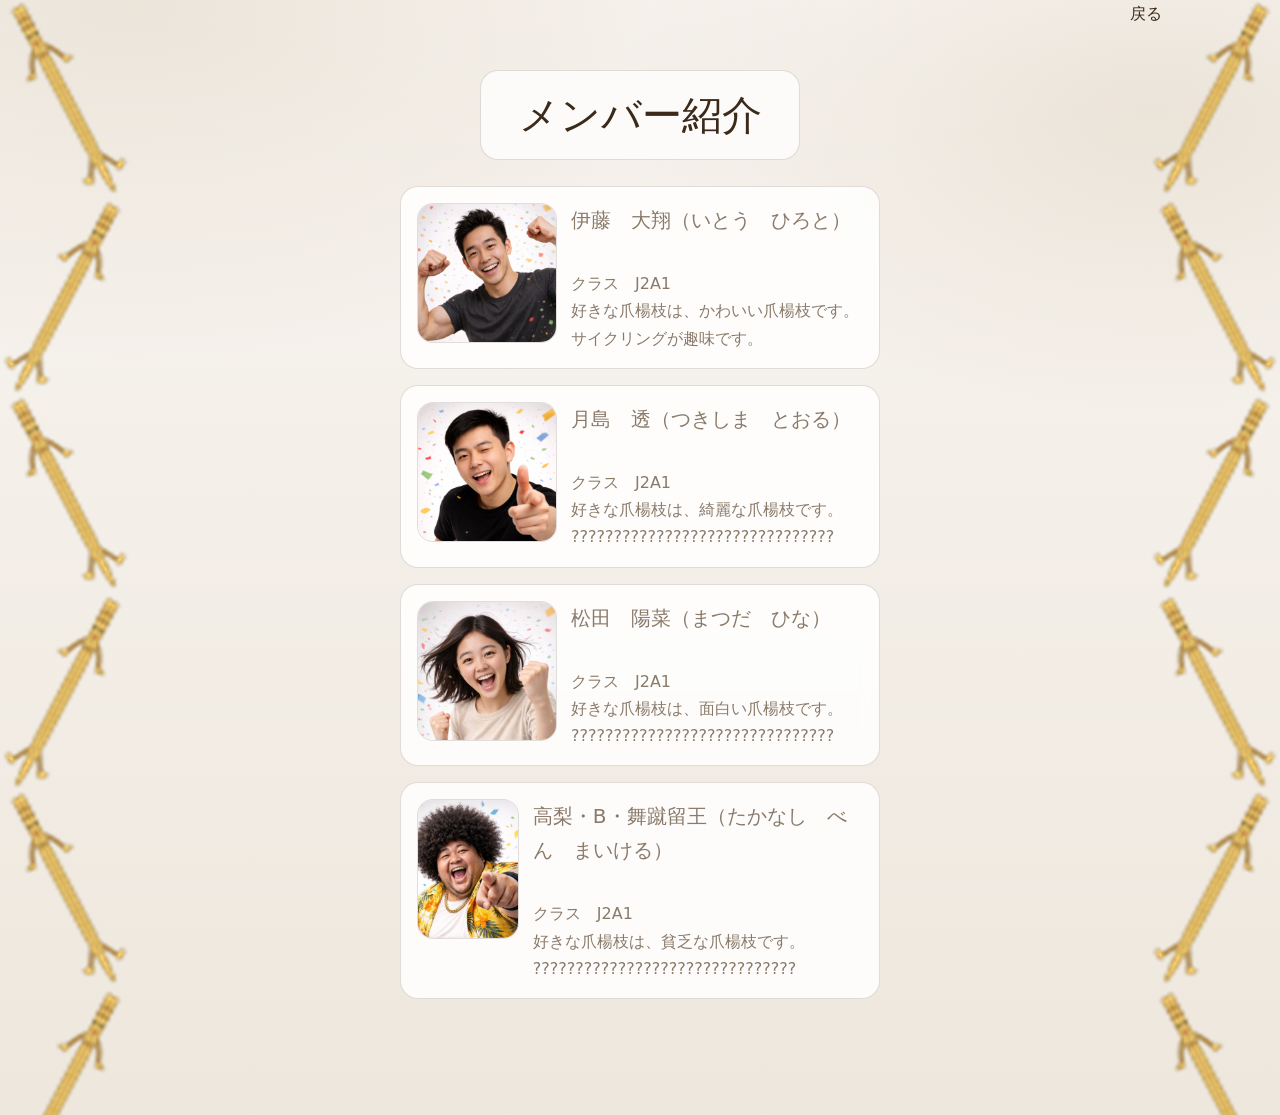
<file: sotukenn/サークルメンバー/index.html>
<!DOCTYPE html>
<html lang="ja">

<head>
  <meta charset="UTF-8">
  <link rel="stylesheet" href="css/reset.css">
  <link rel="stylesheet" href="css/style.css">
  <title>メンバー紹介</title>
</head>

<body>
  <div class="Z">
    <div class="A">
    </div>

    <div class="B">
      <h1>メンバー紹介</h1>

      <!-- <div class="men">
        <div class="syame">
          <p>
            <img src="image/suzuki.png" alt="鈴木の顔写真">
          </p>
        </div> 

        <div class="syokai">
          <h2 id="suzuki">
            鈴木　颯太（すずき　そうた）

          </h2>
          <p>
            <br>
            サークル長<br>
            クラス　J2A1<br>
            好きな爪楊枝は、カッコいい爪楊枝です。<br>
            noteに日記かいてるので読んでください。
          </p>
        </div> 
      </div> -->

      <div class="men">
        <div class="syame">
          <p>
            <img src="image/yujinA.png" alt="友達の顔写真1">
          </p>
        </div>

        <div class="syokai">
          <h2 id="ito">
            伊藤　大翔（いとう　ひろと）
          </h2>
          <p>
            <br>
            クラス　J2A1<br>
            好きな爪楊枝は、かわいい爪楊枝です。<br>
            サイクリングが趣味です。
          </p>
        </div>
      </div>

      <div class="men">
        <div class="syame">
          <p>
            <img src="image/yujinB.png" alt="友達の顔写真2">
          </p>
        </div>

        <div class="syokai">
          <h2 id="tsukishima">
            月島　透（つきしま　とおる）
          </h2>
          <p>
            <br>
            クラス　J2A1<br>
            好きな爪楊枝は、綺麗な爪楊枝です。<br>
            ???????????????????????????????
          </p>
        </div>
      </div>

      <div class="men">
        <div class="syame">
          <p>
            <img src="image/yujinC.png" alt="友達の顔写真3">
          </p>
        </div>

        <div class="syokai">
          <h2 id="matsuda">
            松田　陽菜（まつだ　ひな）
          </h2>
          <p>
            <br>
            クラス　J2A1<br>
            好きな爪楊枝は、面白い爪楊枝です。<br>
            ???????????????????????????????
          </p>
        </div>
      </div>

      <div class="men">
        <div class="syame">
          <p>
            <img src="image/友人D.png" alt="高梨の顔写真">
          </p>
        </div>

        <div class="syokai">
          <h2 id="takanashi">
            高梨・B・舞蹴留王（たかなし　べん　まいける）
          </h2>
          <p>
            <br>
            クラス　J2A1<br>
            好きな爪楊枝は、貧乏な爪楊枝です。<br>
            ???????????????????????????????
          </p>
        </div>
      </div>
    </div>

    <div class="C">

      <a href="../サークルサイト/sample.html">戻る</a>

    </div>
  </div>


</body>

</html>
</file>
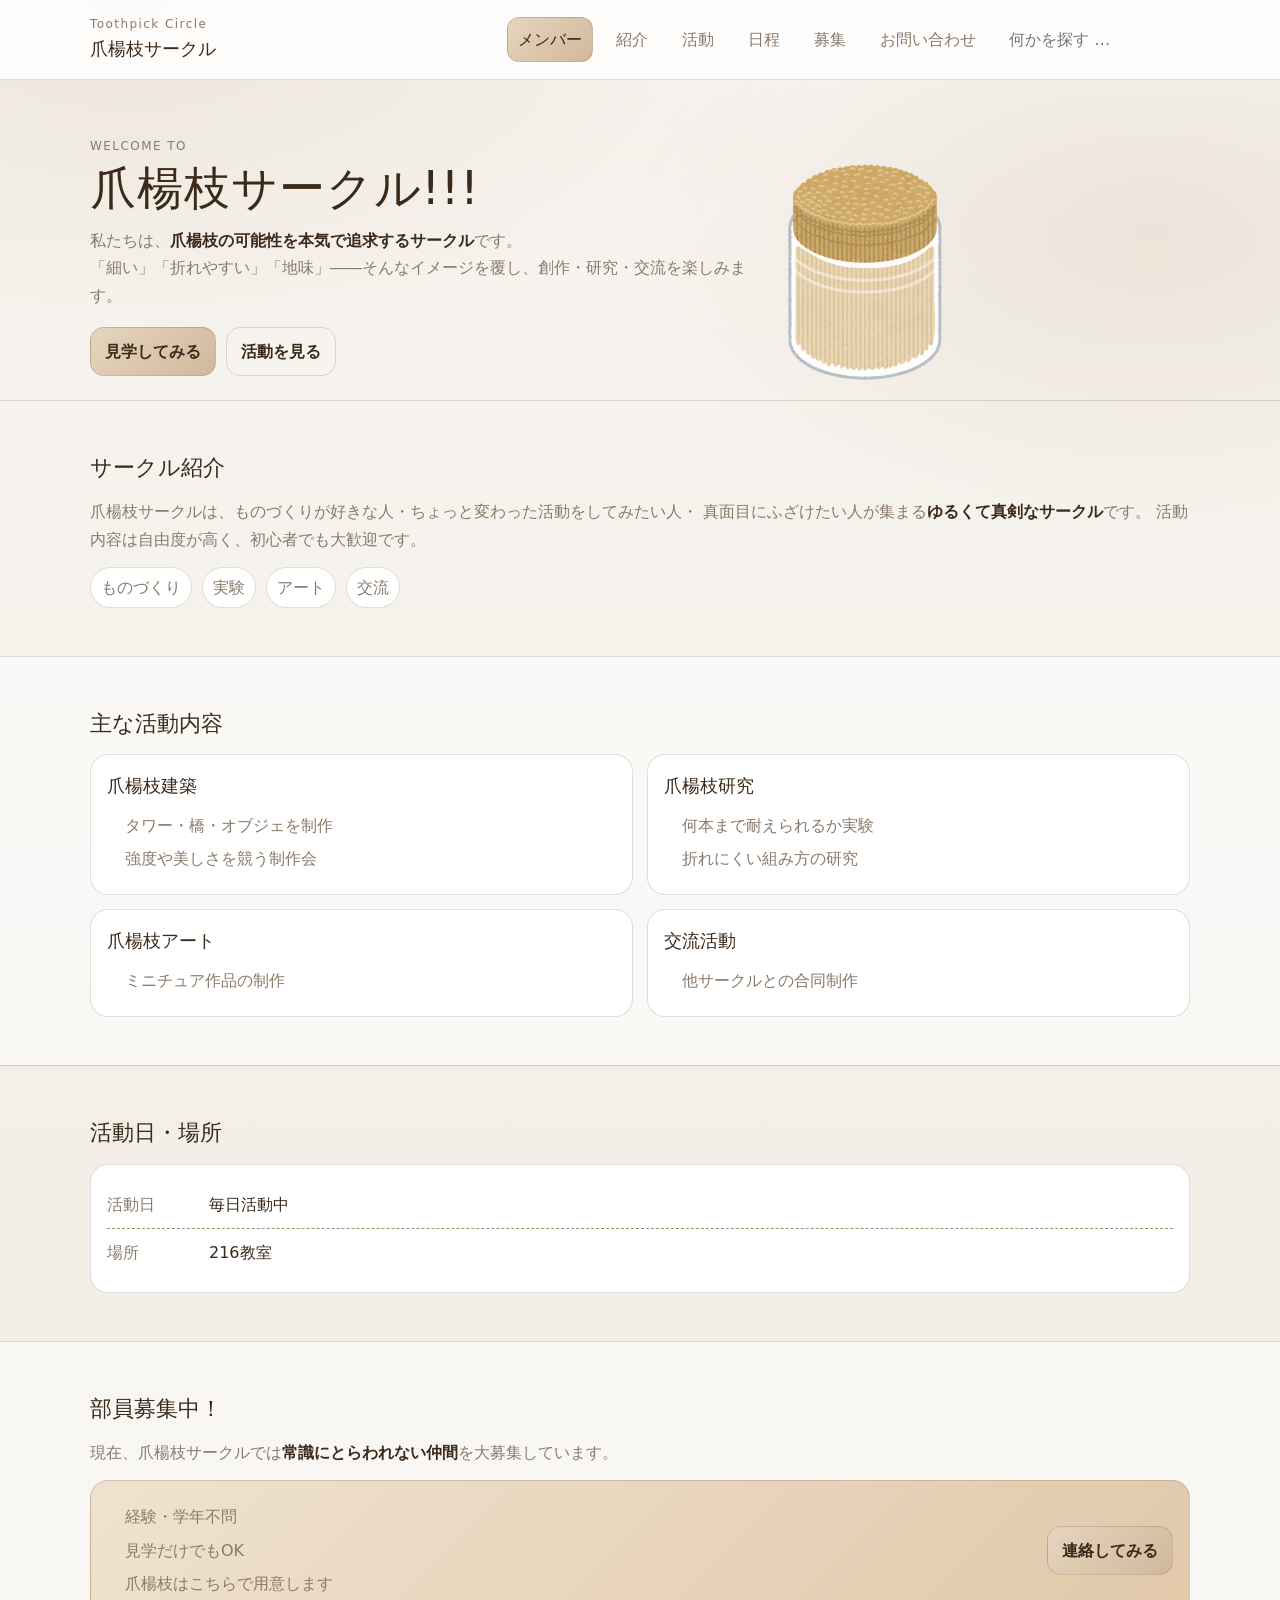
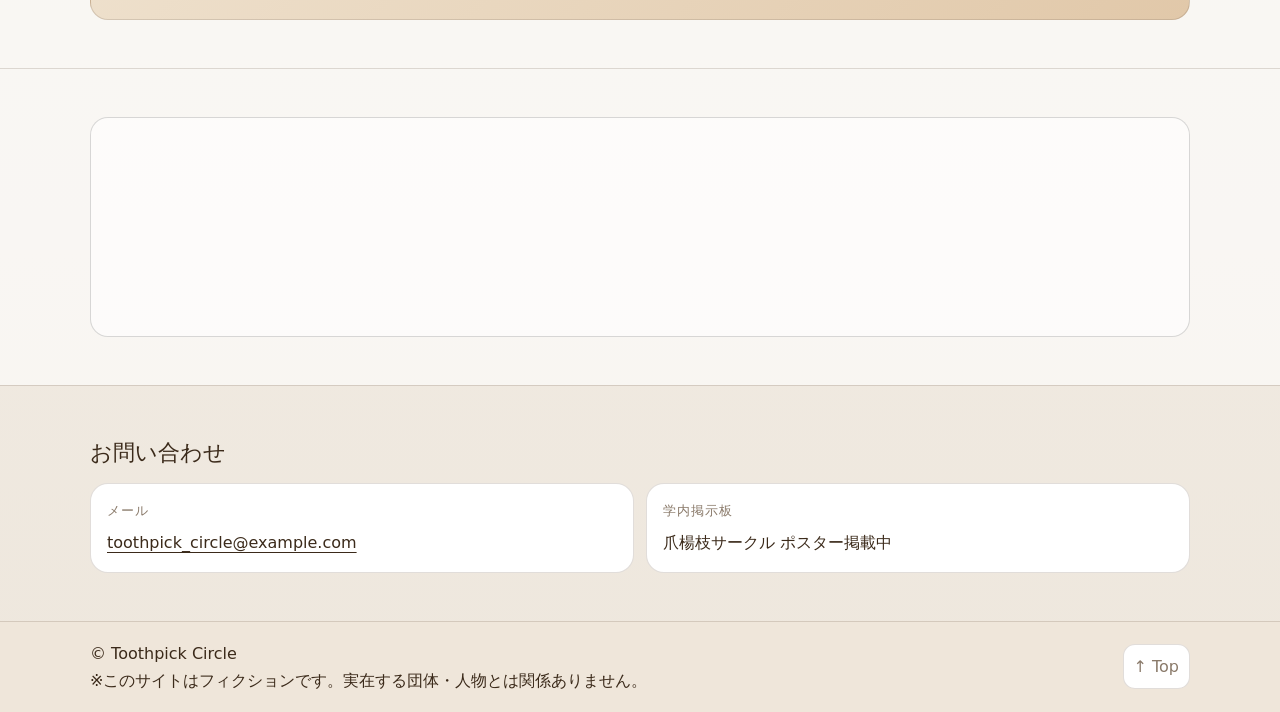
<file: sotukenn/サークルサイト/sample.html>
<!doctype html>
<html lang="ja">
  <head>
    <meta charset="UTF-8" />
    <meta name="viewport" content="width=device-width, initial-scale=1" />
    <link rel="stylesheet" href="css/reset.css" />
    <link rel="stylesheet" href="css/style.css" />
    <title>爪楊枝サークル</title>
  </head>

  <body>
    <header class="site-header">
      <div class="container header-inner">
        <div class="brand">
          <div class="brand-text">
            <p class="brand-kicker">Toothpick Circle</p>
            <h1 class="brand-title">爪楊枝サークル</h1>
          </div>
        </div>

        <nav class="nav">
          <a href="../サークルメンバー/index.html" class="nav-cta">メンバー</a>
          <a href="#about">紹介</a>
          <a href="#activities">活動</a>
          <a href="#schedule">日程</a>
          <a href="#join">募集</a>
          <a href="#contact" >お問い合わせ</a>

          <form id="searchForm">
            <input
              class="form-text"
              type="search"
              id="searchInput"
              placeholder="何かを探す …"
              required
            />
          </form>
        </nav>
      </div>
    </header>

    <main>
      <section class="hero">
        <div class="container hero-inner">
          <div class="hero-text">
            <p class="hero-eyebrow">Welcome to</p>
            <h2 class="hero-title">爪楊枝サークル!!!</h2>
            <p class="hero-lead">
              私たちは、<strong>爪楊枝の可能性を本気で追求するサークル</strong>です。<br />
              「細い」「折れやすい」「地味」――そんなイメージを覆し、創作・研究・交流を楽しみます。
            </p>

            <div class="hero-buttons">
              <a class="btn primary" href="#join">見学してみる</a>
              <a class="btn ghost" href="#activities">活動を見る</a>
            </div>

            <!-- 隠し要素（5回クリックで表示） -->
            <div class="tsumayouji-secret">
              <img
                src="image/tsumayouji_taba.png"
                id="clickable-image"
                alt="つまようじ"
                class="tsumayouji-image"
              />
              <p id="secret-text" class="hero-secret-text" aria-live="polite"></p>

            </div>
          </div>
        </div>
      </section>

      <section id="about" class="section">
        <div class="container">
          <h3 class="section-title">サークル紹介</h3>
          <p class="section-text">
            爪楊枝サークルは、ものづくりが好きな人・ちょっと変わった活動をしてみたい人・
            真面目にふざけたい人が集まる<strong>ゆるくて真剣なサークル</strong>です。
            活動内容は自由度が高く、初心者でも大歓迎です。
          </p>

          <div class="chips">
            <span class="chip">ものづくり</span>
            <span class="chip">実験</span>
            <span class="chip">アート</span>
            <span class="chip">交流</span>
          </div>
        </div>
      </section>

      <section id="activities" class="section alt">
        <div class="container">
          <h3 class="section-title">主な活動内容</h3>

          <div class="grid">
            <article class="card">
              <h4 class="card-h">爪楊枝建築</h4>
              <ul class="bullets">
                <li>タワー・橋・オブジェを制作</li>
                <li>強度や美しさを競う制作会</li>
              </ul>
            </article>

            <article class="card">
              <h4 class="card-h">爪楊枝研究</h4>
              <ul class="bullets">
                <li>何本まで耐えられるか実験</li>
                <li>折れにくい組み方の研究</li>
              </ul>
            </article>

            <article class="card">
              <h4 class="card-h">爪楊枝アート</h4>
              <ul class="bullets">
                <li>ミニチュア作品の制作</li>
              </ul>
            </article>

            <article class="card">
              <h4 class="card-h">交流活動</h4>
              <ul class="bullets">
                <li>他サークルとの合同制作</li>
              </ul>
            </article>
          </div>
        </div>
      </section>

      <section id="schedule" class="section">
        <div class="container">
          <h3 class="section-title">活動日・場所</h3>

          <div class="info">
            <div class="info-row">
              <div class="info-label">活動日</div>
              <div class="info-value">毎日活動中</div>
            </div>
            <div class="info-row">
              <div class="info-label">場所</div>
              <div class="info-value">216教室</div>
            </div>
          </div>
        </div>
      </section>

      <section id="join" class="section alt">
        <div class="container">
          <h3 class="section-title">部員募集中！</h3>
          <p class="section-text">
            現在、爪楊枝サークルでは<strong>常識にとらわれない仲間</strong>を大募集しています。
          </p>

          <div class="join-box">
            <ul class="bullets">
              <li>経験・学年不問</li>
              <li>見学だけでもOK</li>
              <li>爪楊枝はこちらで用意します</li>
            </ul>
            <a class="btn primary" href="#contact">連絡してみる</a>
          </div>
        </div>
      </section>

      <section class="section alt" id="mystery">
        <div class="container">
          <!-- こする領域 -->
          <div id="mystery-space" class="mystery-space">
            <p id="secret-message" class="secret-message">Message</p>
          </div>
        </div>
      </section>

      <section id="contact" class="section">
        <div class="container">
          <h3 class="section-title">お問い合わせ</h3>

          <div class="contact">
            <div class="contact-item">
              <p class="contact-label">メール</p>
              <p class="contact-value">
                <a href="mailto:toothpick_circle@example.com"
                  >toothpick_circle@example.com</a
                >
              </p>
            </div>

            <div class="contact-item">
              <p class="contact-label">学内掲示板</p>
              <p class="contact-value">爪楊枝サークル ポスター掲載中</p>
            </div>
          </div>
        </div>
      </section>
    </main>

    <footer class="site-footer">
      <div class="container footer-inner">
        <p>
          © Toothpick Circle<br />
          ※このサイトはフィクションです。実在する団体・人物とは関係ありません。
        </p>
        <a href="#" class="to-top">↑ Top</a>
      </div>
    </footer>

    <script src="js/members.js" defer></script>
    <script src="js/script.js" defer></script>
  </body>
</html>
</file>
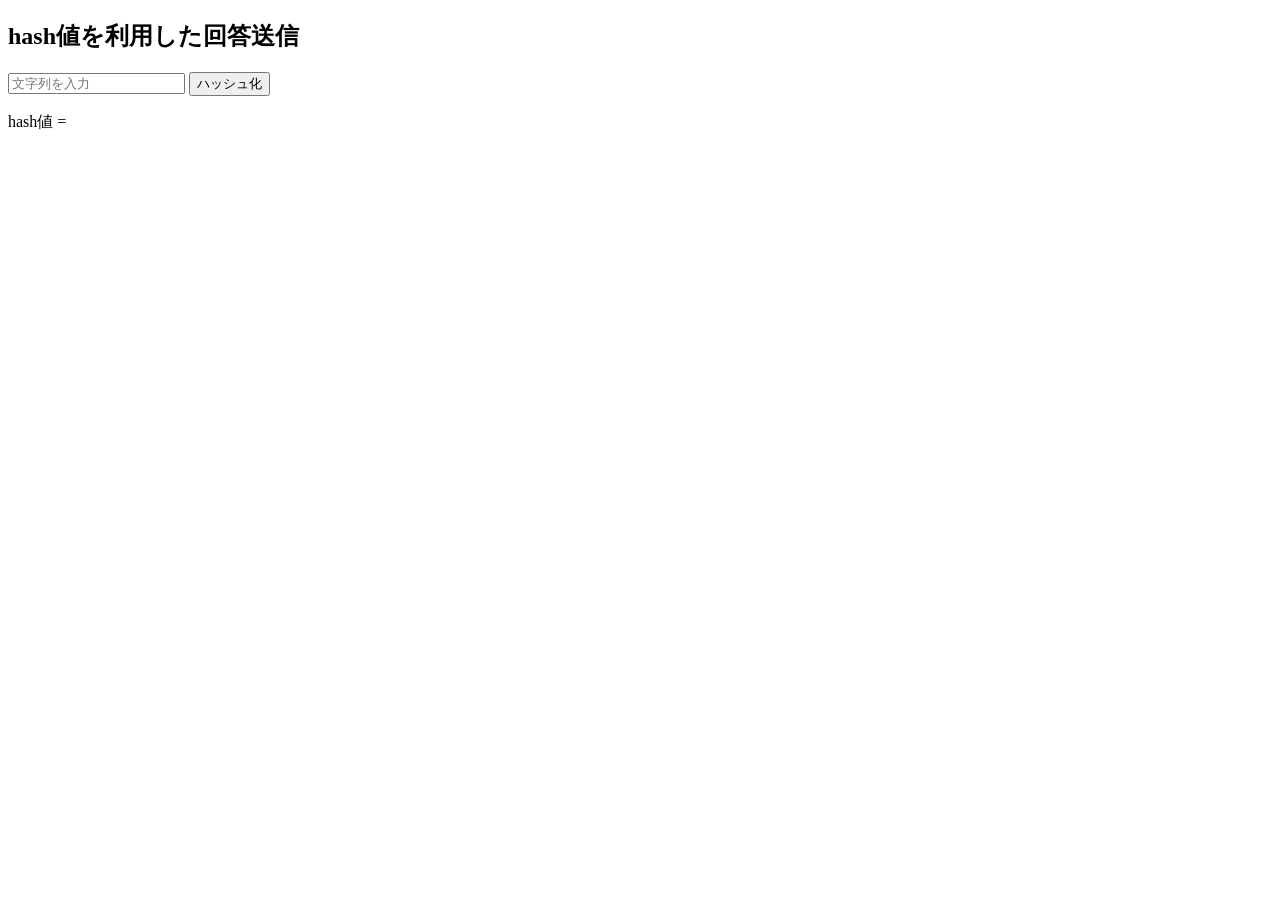
<file: sotukenn/最終ページ/awp.html>
<!DOCTYPE html>
<html lang="ja">
<head>
    <meta charset="UTF-8">
    <meta name="viewport" content="width=device-width, initial-scale=1.0">
    <title>Hash Sample</title>
</head>
<body>
    <h2>hash値を利用した回答送信</h2>

    <input type="text" id="text_input" placeholder="文字列を入力">
    <button id="hash_btn">ハッシュ化</button>

    <p id="hash_value">hash値 = </p>

    <script>
        async function digestMessage(message) {
            const msgUint8 = new TextEncoder().encode(message); //文字列 → UTF-8のバイト列に変換
            const hashBuffer = await crypto.subtle.digest('SHA-256', msgUint8); //Web Crypto APIでSHA-256を計算
            const hashArray = Array.from(new Uint8Array(hashBuffer)); //ArrayBuffer → バイト配列に変換
            const hashHex = hashArray
                .map(b => b.toString(16).padStart(2, '0')) //16進数文字列に変換
                .join('');
            return hashHex;
        }

        document.getElementById('hash_btn').addEventListener('click', async () => {
            const inputText = document.getElementById('text_input').value;

            if (inputText === '') {
                alert('文字列を入力してください');
                return;
            }

            const hash = await digestMessage(inputText);

            document.getElementById('hash_value').textContent = 'hash値 = ' + hash;
        });
    </script>

</body>
</html>
</file>
<file: sotukenn/サークルメンバー/css/style.css>
:root{
  --bg:#f8f5f1;
  --bg2:#eee7dd;
  --card:#ffffff;
  --text:#3b2a1a;
  --muted:#8a7a6a;
  --line:rgba(90,70,50,0.18);
  --accent:#c9b29b;
  --accent2:#a48b72;
}

*{
  box-sizing:border-box;
}

body{
  margin:0;
  font-family:system-ui,-apple-system,"Segoe UI",Roboto,"Hiragino Kaku Gothic ProN","Noto Sans JP","Yu Gothic","Meiryo",sans-serif;
  background:
    radial-gradient(1200px 600px at 10% 0%,rgba(200,180,150,0.25),transparent 60%),
    radial-gradient(900px 500px at 90% 10%,rgba(200,180,150,0.25),transparent 60%),
    linear-gradient(180deg,var(--bg),var(--bg2));
  color:var(--text);
  line-height:1.7;
  font-size:16px;
}

a{
  color:inherit;
  text-decoration:none;
}

img{
  max-width:100%;
  height:auto;
  display:block;
}

h1{
  margin:20px auto 26px;
  width:min(320px,92vw);
  text-align:center;
  font-size:clamp(26px,3.2vw,40px);
  padding:10px 14px;
  border-radius:18px;
  background:rgba(255,255,255,0.75);
  border:1px solid var(--line);
  backdrop-filter:blur(8px);
}

h2{
  margin:0 0 6px;
  font-size:20px;
}

.Z{
  display:flex;
  justify-content:space-between;
  align-items:stretch;
  min-height:100vh;
}

.A,
.C{
  flex:0 0 150px;
  background-repeat:repeat-y;
  background-position:top;
}

.A{
  background-image:url(../image/character_tsumayouji2.png);
  background-position:left top;
}

.C{
  background-image:url(../image/character_tsumayouji3.png);
  background-position:right top;
}

.B{
  flex:1 1 auto;
  width:min(900px,92vw);
  margin:0 auto;
  padding:50px 250px 100px; 
}


.men{
  display:flex;
  align-items:flex-start;
  gap:14px;
  margin:0 0 16px;
  padding:16px;
  border:1px solid var(--line);
  border-radius:18px;
  background:rgba(255,255,255,0.85);
  backdrop-filter:blur(8px);
}

.syame img{
  width:140px;
  height:140px;
  object-fit:cover;
  border-radius:16px;
  border:1px solid var(--line);
  background:#fff;
}

.syokai{
  margin:0;
  color:var(--muted);
}

.syokai p{
  margin:0;
}

.syokai strong{
  color:var(--text);
}

@media (max-width:820px){
  .A,
  .C{
    display:none;
  }

  .Z{
    display:block;
  }

  .B{
    width:min(1100px,92vw);
    padding:16px 0 28px;
  }

  .men{
    flex-direction:column;
    align-items:flex-start;
  }

  .syame img{
    width:120px;
    height:120px;
  }

  h1{
    margin:16px auto 18px;
  }
}
</file>
<file: sotukenn/サークルサイト/css/style.css>
:root{
  --bg:#f8f5f1;
  --bg2:#eee7dd;
  --card:#ffffff;
  --text:#3b2a1a;
  --muted:#8a7a6a;
  --line:rgba(90,70,50,0.18);
  --accent:#c9b29b;
  --accent2:#a48b72;
}

*{
  box-sizing:border-box;
}

body{
  margin:0;
  font-family:system-ui,-apple-system,"Segoe UI",Roboto,"Hiragino Kaku Gothic ProN","Noto Sans JP","Yu Gothic",sans-serif;
  background:
    radial-gradient(1200px 600px at 10% 0%,rgba(200,180,150,0.25),transparent 60%),
    radial-gradient(900px 500px at 90% 10%,rgba(200,180,150,0.25),transparent 60%),
    linear-gradient(180deg,var(--bg),var(--bg2));
  color:var(--text);
  line-height:1.7;
}

a{
  color:inherit;
  text-decoration:none;
}

strong{
  color:var(--text);
}

.container{
  width:min(1100px,92vw);
  margin:0 auto;
}

.site-header{
  position:sticky;
  top:0;
  z-index:10;
  backdrop-filter:blur(10px);
  background:rgba(255,255,255,0.85);
  border-bottom:1px solid var(--line);
}

.header-inner{
  display:flex;
  align-items:center;
  justify-content:space-between;
  padding:14px 0;
  gap:16px;
}

.brand{
  display:flex;
  align-items:center;
  gap:12px;
}

.brand-badge{
  display:grid;
  place-items:center;
  width:44px;
  height:44px;
  border-radius:14px;
  background:linear-gradient(135deg,#e6d5bf,#d2b89b);
  border:1px solid var(--line);
}

.brand-kicker{
  margin:0;
  font-size:12px;
  letter-spacing:0.12em;
  color:var(--muted);
}

.brand-title{
  margin:0;
  font-size:18px;
}

.nav{
  display:flex;
  gap:12px;
  align-items:center;
  flex-wrap:wrap;
  justify-content:flex-end;
}

.nav a{
  padding:8px 10px;
  border-radius:12px;
  color:var(--muted);
  border:1px solid transparent;
}

.nav a:hover{
  color:var(--text);
  border-color:var(--line);
  background:rgba(0,0,0,0.03);
}

.nav-cta{
  color:var(--text)!important;
  border-color:var(--line)!important;
  background:linear-gradient(135deg,#e6d5bf,#d2b89b);
}

.hero{
  padding:56px 0 24px;
  position: relative;
}

.hero-inner{
  display:grid;
  grid-template-columns:1.4fr 0.9fr;
  gap:22px;
  align-items:stretch;
}

.hero-eyebrow{
  margin:0 0 6px;
  color:var(--muted);
  letter-spacing:0.12em;
  font-size:12px;
  text-transform:uppercase;
}

.hero-title{
  margin:0 0 12px;
  font-size:clamp(28px,4vw,46px);
  line-height:1.15;
  letter-spacing:0.02em;
}

.hero-lead{
  margin:0 0 18px;
  color:var(--muted);
}

.hero-buttons{
  display:flex;
  gap:10px;
  flex-wrap:wrap;
}

.tsumayouji-secret{
  position: absolute;
  right: 300px;
  top: 60%;
  transform: translateY(-50%);
  display: flex;
  align-items: center;
  gap: 14px;
}

.tsumayouji-image{
  width: 200px;
  cursor: pointer;
  opacity: 0.85;
  transition: transform .2s ease, opacity .2s ease;
}

.tsumayouji-image:hover{
  transform: scale(1.08);
  opacity: 1;
}

.tsumayouji-secret-text{
  font-size: 14px;
  white-space: nowrap;
  opacity: 0;
  transition: opacity .6s ease;
}

.tsumayouji-secret-text.show{
  opacity: 1;
}

.btn{
  display:inline-flex;
  align-items:center;
  justify-content:center;
  gap:8px;
  padding:10px 14px;
  border-radius:14px;
  border:1px solid var(--line);
  background:#ffffff;
  color:var(--text);
  font-weight:650;
  transition:transform .15s ease,box-shadow .15s ease;
}

.btn:hover{
  transform:translateY(-2px);
  box-shadow:0 6px 16px rgba(0,0,0,0.15);
}

.btn.primary{
  background:linear-gradient(135deg,#e6d5bf,#d2b89b);
}

.btn.ghost{
  background:transparent;
}

.hero-card{
  border:1px solid var(--line);
  background:#ffffff;
  border-radius:20px;
  padding:18px;
}

.card-title{
  margin:0 0 8px;
  color:var(--muted);
  font-size:13px;
  letter-spacing:.08em;
}

.card-body{
  margin:0 0 14px;
  font-size:18px;
  line-height:1.5;
}

.card-list{
  margin:0;
  padding-left:18px;
  color:var(--muted);
}

.section{
  padding:48px 0;
  border-top:1px solid var(--line);
}

.section.alt{
  background:rgba(255,255,255,0.6);
}

.section-title{
  margin:0 0 12px;
  font-size:22px;
}

.section-text{
  margin:0 0 14px;
  color:var(--muted);
}

.chips{
  display:flex;
  gap:10px;
  flex-wrap:wrap;
}

.chip{
  padding:6px 10px;
  border-radius:999px;
  border:1px solid var(--line);
  color:var(--muted);
  background:#ffffff;
}

.grid{
  display:grid;
  grid-template-columns:repeat(2,1fr);
  gap:14px;
}

.card{
  background:#ffffff;
  border:1px solid var(--line);
  border-radius:18px;
  padding:16px;
}

.card-h{
  margin:0 0 10px;
  font-size:18px;
}

.bullets{
  margin:0;
  padding-left:18px;
  color:var(--muted);
}

.bullets li{
  margin:6px 0;
}

.info{
  border:1px solid var(--line);
  background:#ffffff;
  border-radius:18px;
  padding:16px;
}

.info-row{
  display:grid;
  grid-template-columns:90px 1fr;
  gap:12px;
  padding:10px 0;
  border-bottom:1px dashed var(--accent2);
}

.info-row:last-of-type{
  border-bottom:none;
}

.info-label{
  color:var(--muted);
}

.note{
  margin:12px 0 0;
  color:var(--muted);
  font-size:14px;
}

.join-box{
  margin-top:14px;
  display:flex;
  align-items:center;
  justify-content:space-between;
  gap:14px;
  flex-wrap:wrap;
  border:1px solid var(--line);
  background:linear-gradient(135deg,#efe2cf,#e1c8a9);
  border-radius:18px;
  padding:16px;
}

.contact{
  display:grid;
  grid-template-columns:1fr 1fr;
  gap:12px;
}

.contact-item{
  border:1px solid var(--line);
  background:#ffffff;
  border-radius:18px;
  padding:16px;
}

.contact-label{
  margin:0 0 6px;
  color:var(--muted);
  font-size:13px;
  letter-spacing:.08em;
}

.contact-value{
  margin:0;
}

.contact a{
  text-decoration:underline;
  text-underline-offset:4px;
}

.footer-message{
  margin:14px 0 0;
  color:var(--muted);
}

.site-footer{
  border-top:1px solid var(--line);
  padding:18px 0;
  background:#efe6da;
}

.footer-inner{
  display:flex;
  justify-content:space-between;
  align-items:center;
  gap:12px;
}

.to-top{
  color:var(--muted);
  border:1px solid var(--line);
  padding:8px 10px;
  border-radius:12px;
  background:#ffffff;
}

.to-top:hover{
  color:var(--text);
}


.form-text{
    font-size: 16px;
    padding: 10.130px;
    width: 191px;
}

.mystery-space{
  position: relative;
  height: 220px;
  border-radius: 18px;
  border: 1px solid rgba(0,0,0,0.15);
  background: rgba(255,255,255,0.6);
  overflow: hidden;
  user-select: none;
  touch-action: none; 
  display: grid;
  place-items: center;
}

.secret-message{
  position: absolute;
  inset: 0;
  display: grid;
  place-items: center;
  margin: 0;
  font-size: 20px;
  font-weight: 700;
  opacity: 0;
  transition: opacity .35s ease;
}

.mystery-hint{
  margin: 0;
  opacity: .7;
}

#mystery-space{
  cursor: crosshair;
}

@media (max-width:1000px){
  .hero-inner{
    grid-template-columns:1fr;
  }
  .grid{
    grid-template-columns:1fr;
  }
  .contact{
    grid-template-columns:1fr;
  }
  .nav{
    display:none;
  }
  .tsumayouji-secret{
    position: static;
    transform: none;
    margin-top: 24px;
    justify-content: center;
  }
}
</file>
